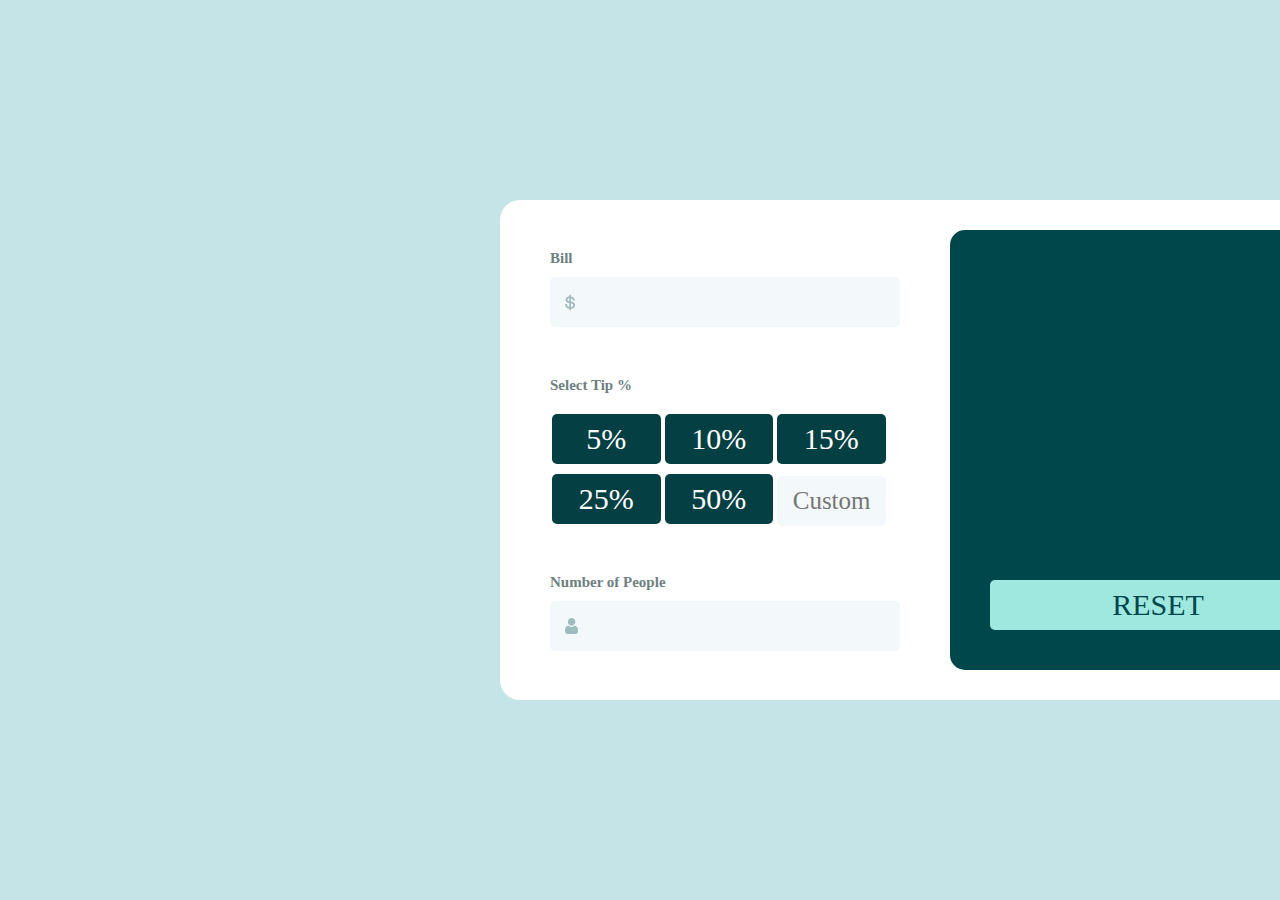
<file: Calculadora de gorjeta/index.html>
<!DOCTYPE html>
<html lang="en">
<head>
    <link rel = "preconnect" href = "https://fonts.googleapis.com">
    <link rel = "preconnect" href = "https://fonts.gstatic.com" crossorigin>
    <link href = "https: //fonts.googleapis.com/css2? family = Ubuntu + Mono: wght @ 700 & display = swap "rel =" stylesheet ">
    <link rel="stylesheet" href="css/style.css">
    <meta charset="UTF-8">
    <meta http-equiv="X-UA-Compatible" content="IE=edge">
    <meta name="viewport" content="width=device-width, initial-scale=1.0">
    <title>Document</title>
</head>
<body>
    <div class="box">
        <div class="dados">
            <div class="bill">
                <h2>Bill</h2>
                <input type="text">
            </div>
            <div class="select">
                <h2>Select Tip %</h2>
                <div class="butons">
                    <input type="button" value="5%">
                    <input type="button" value="10%">
                    <input type="button" value="15%">
                    <input type="button" value="25%">
                    <input type="button" value="50%">
                    <input type="text" placeholder="Custom">
                </div>
            </div>
            <div class="number">
                <h2>Number of People</h2>
                <input type="text">
            </div>
        </div>
        <div class="resultado">
            <input type="button" value="RESET"></div>
        <div class="clear"></div>
    </div>
</body>
</html>
</file>
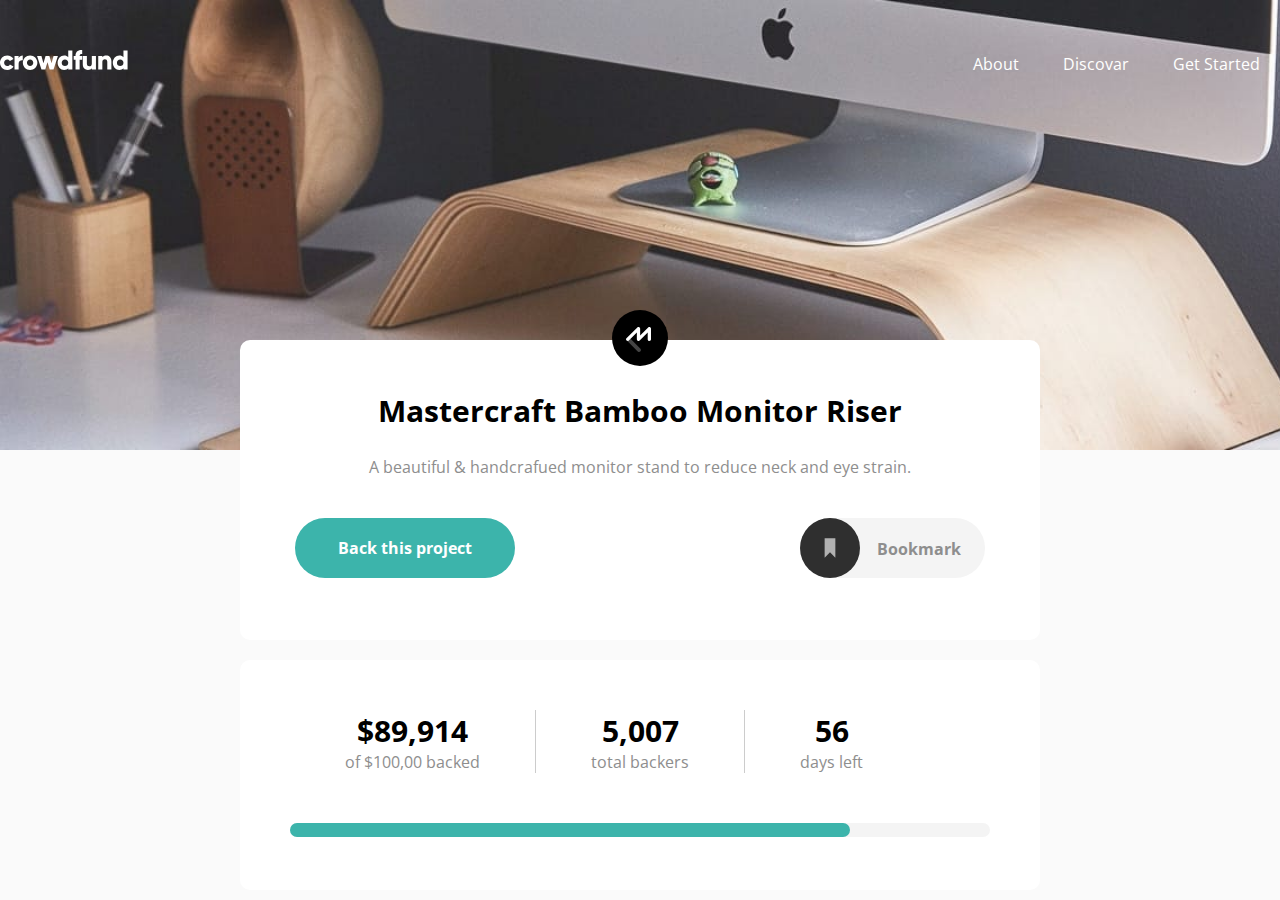
<file: Página de produto/index.html>
<!DOCTYPE html>
<html lang="en">
<head>
    <meta charset="UTF-8">
    <meta http-equiv="X-UA-Compatible" content="IE=edge">
    <meta name="viewport" content="width=device-width, initial-scale=1.0">
    <link rel="preconnect" href="https://fonts.googleapis.com"> 
    <link rel="preconnect" href="https://fonts.gstatic.com" crossorigin> 
    <link href="https://fonts.googleapis.com/css2?family=Open+Sans:wght@300;400;700&display=swap" rel="stylesheet">
    <link rel="stylesheet" href="./css/style.css">
    <title>Document</title>
</head>
<body>
    <header>
        <div class="container">
            <img src="./images/logo.svg" alt="" class="logo">
            <nav>
                <ul>
                    <li><a href="">About</a></li>
                    <li><a href="">Discovar</a></li>
                    <li><a href="">Get Started</a></li>
                </ul>
            </nav>
            <div class="clear"></div><!--clear-->
        </div><!--container-->
    </header>

    <section>
        <img src="./images/logo-mastercraft.svg" alt="" class="logo2">
        <div class="box1">
            <h2>Mastercraft Bamboo Monitor Riser</h2>
            <p>A beautiful & handcrafued monitor stand to reduce neck and eye strain.</p>
            <div class="btn1">Back this project</div>
            <div class="btn2"><img src="./images/icon-bookmark.svg" alt=""><p> Bookmark</p></div>
        </div>
    </section>

    <div class="suppot">
        <div class="box-thanks">
            <img src="./images/icon-check.svg" alt="">
            <h2>Thanks for your support</h2>
            <p>your pledge brings us one step closer to sharing Mastercraft Bamboo Monitor Riser
                worldwide. You will get an email once our campaign is completed.
            </p>
            <div class="btn">Got it!</div>
        </div>
        <div class="bg"></div>
    </div>

    <section>
        <div class="box2">
            <div class="resultados">
                <div class="box-single">
                    <h2>$89,914</h2>
                    <p>of $100,00 backed</p>
                </div>
                <div class="box-single">
                    <h2>5,007</h2>
                    <p>total backers</p>
                </div>
                <div class="box-single">
                    <h2>56</h2>
                    <p>days left</p>
                </div>
            </div><!--resultados-->
            <div class="barra">
                <div class="preenchimento"></div><!--preenchimento-->
            </div><!--barra-->
        </div><!--box2-->
    </section>
    
</body>
</html>	
<i class="glyphicon glyphicon-cloud"></i>
<i class="fas fa-bookmark"></i>
</file>
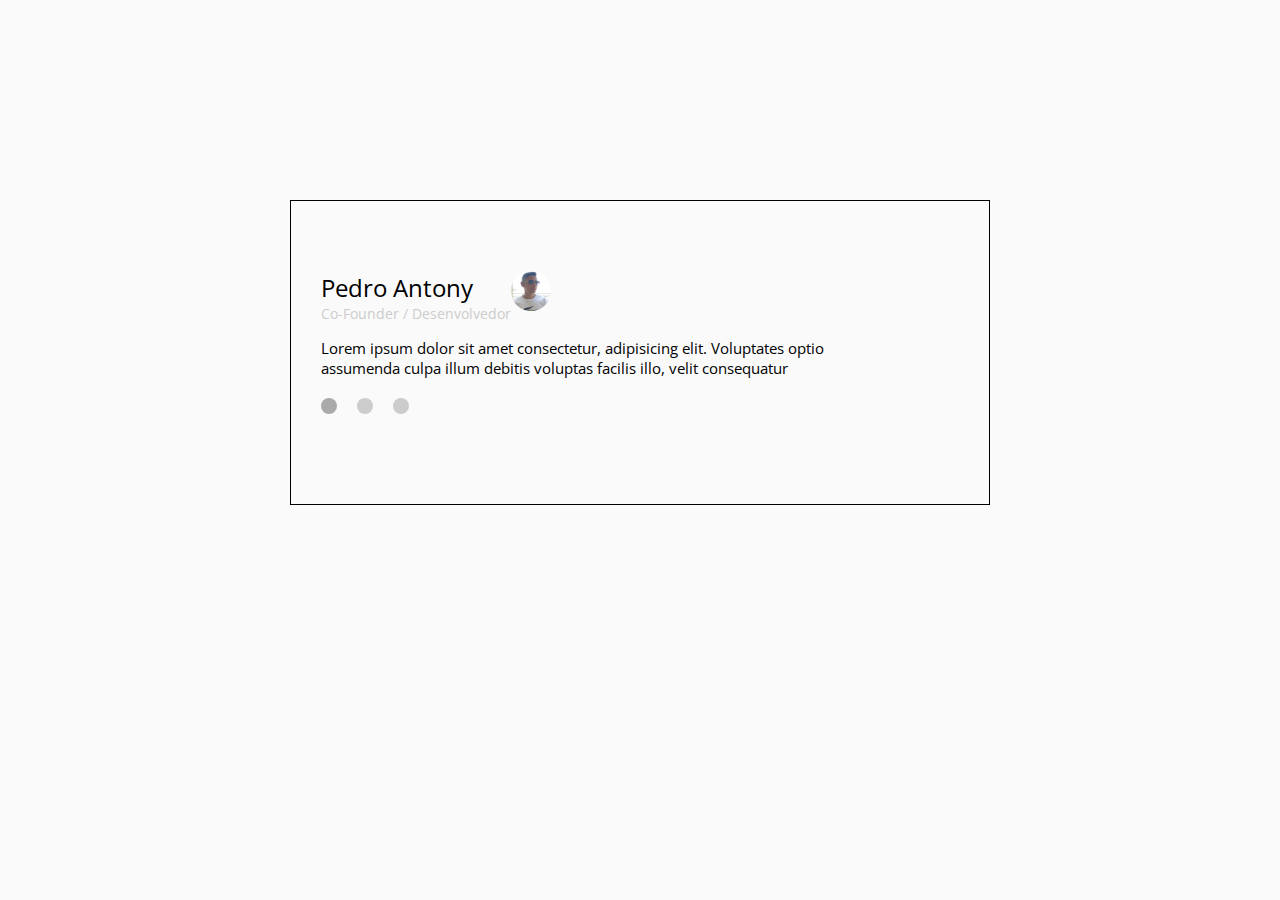
<file: Slider/index.html>
<!DOCTYPE html>
<html lang="en">
<head>
    <meta charset="UTF-8">
    <meta http-equiv="X-UA-Compatible" content="IE=edge">
    <meta name="viewport" content="width=device-width, initial-scale=1.0">
    <link rel="preconnect" href="https://fonts.googleapis.com"> 
    <link rel="preconnect" href="https://fonts.gstatic.com" crossorigin> 
    <link href="https://fonts.googleapis.com/css2?family=Open+Sans:wght@300;400;700&display=swap" rel="stylesheet">
    <link rel="stylesheet" href="./css/style.css">
    <title>Document</title>
</head>
<body>
    <div class="parte2">
        <div class="scrollEquipe">
            <div class="scrollWraper">
                <div class="sobre-autor">
                    <div class="titulo-autor">
                        <div class="wraper-titulo-autor">
                            <h2>Pedro Antony</h2>
                            <p>Co-Founder / Desenvolvedor</p>
                        </div><!--wraper-titulo-autor-->
                        <div class="img-autor"></div><!--img-autor-->
                    </div><!--titulo-autor-->
                    <div class="texto-autor">
                        <p>Lorem ipsum dolor sit amet consectetur, adipisicing elit. Voluptates optio assumenda culpa illum debitis voluptas facilis illo, velit consequatur </p>
                    </div><!--texto-autor-->
                </div><!--Sobre-autor-->

                <div class="sobre-autor">
                    <div class="titulo-autor">
                        <div class="wraper-titulo-autor">
                            <h2>Pedro Antony</h2>
                            <p>Co-Founder / Desenvolvedor</p>
                        </div><!--wraper-titulo-autor-->
                        <div class="img-autor"></div><!--img-autor-->
                    </div><!--titulo-autor-->
                    <div class="texto-autor">
                        <p>Lorem ipsum dolor sit amet consectetur, adipisicing elit. Voluptates optio assumenda culpa illum debitis voluptas facilis illo, velit consequatur </p>
                    </div><!--texto-autor-->
                </div><!--Sobre-autor-->

                <div class="sobre-autor">
                    <div class="titulo-autor">
                        <div class="wraper-titulo-autor">
                            <h2>Pedro Antony</h2>
                            <p>Co-Founder / Desenvolvedor</p>
                        </div><!--wraper-titulo-autor-->
                        <div class="img-autor"></div><!--img-autor-->
                    </div><!--titulo-autor-->
                    <div class="texto-autor">
                        <p>Lorem ipsum dolor sit amet consectetur, adipisicing elit. Voluptates optio assumenda culpa illum debitis voluptas facilis illo, velit consequatur </p>
                    </div><!--texto-autor-->
                </div><!--Sobre-autor-->
            </div><!--scrollWraper-->
        </div><!--scrollEquipe-->
        <div class="slider-bullets">
        </div><!--slider-bullets-->
        <div class="clear"></div>
    </div><!--parte2-->
    
    <script src="./js/jquery.js"></script>
    <script src="./js/sliderEquipe.js"></script>
</body>
</html>
</file>
<file: Calculadora de gorjeta/css/style.css>
*{
    margin: 0;
    padding: 0;
    box-sizing: border-box;
    font-family: 'Ubuntu Mono';
}

html,body{
    height: 100%;
    background-color: #c5e4e7;
}

.clear{
    clear: both;
}

.box{
    position: absolute;
    top: 200px;
    left: 500px;
    padding: 30px;
    background-color: white;
    height: 500px;
    width: 900px;
    border-radius: 20px;
}


.dados{
    padding: 20px 50px 20px 20px;
    height: 100%;
    float: left;
    width: 50%;
}

.resultado{
    padding: 40px;
    position: relative;
    height: 100%;
    float: left;
    width: 50%;
    background-color: #00474b;
    border-radius: 15px;
}

.dados .bill h2{
    font-size: 15px;
    color: #6d7f7f;
}

.dados .bill input{
    background-image: url(../img/icon-dollar.svg);
    background-repeat: no-repeat;
    background-position: 15px;
    padding: 0 15px;
    color: #043f43;
    font-size: 30px;
    border-radius: 5px;
    height: 50px;
    text-align: right;
    border: none;
    background-color: #f3f8fb;
    margin-top: 10px;
    width: 100%;
}

.dados .bill input:focus{
    outline: none;
    border: solid 2px #58a59b;
}

.dados .select{
    margin-top: 50px;
}

.dados .select h2{
    font-size: 15px;
    color: #6d7f7f;
}

.dados .select .butons{
    margin-left: 2px;
    margin-top: 10px;
    width: 100%;
    height: 150px;
}

.select .butons input{
    cursor: pointer;
    margin-top: 10px;
    width: 31%;
    color: white;
    height: 50px;
    border: none;
    background-color: #043f43;
    font-size: 30px;
    border-radius: 5px;
}

.select .butons input:last-child{
    padding: 0 15px;
    color: #043f43;
    font-size: 25px;
    border-radius: 5px;
    height: 50px;
    text-align: right;
    border: none;
    background-color: #f3f8fb;
}

.select .butons input:focus{
    outline: none;
    background-color: #9fe8df;
    color: #043f43;
}


.select .butons input:last-child:focus{
    border: solid 2px #58a59b;
    background-color: #f3f8fb;
}

.dados .number{
    margin-top: 20px;
}

.dados .number h2{
    font-size: 15px;
    color: #6d7f7f;
}

.dados .number input{
    background-image: url(../img/icon-person.svg);
    background-repeat: no-repeat;
    background-position: 15px;
    padding: 0 15px;
    color: #043f43;
    font-size: 30px;
    border-radius: 5px;
    height: 50px;
    text-align: right;
    border: none;
    background-color: #f3f8fb;
    margin-top: 10px;
    width: 100%;
}

.dados .number input:focus{
    outline: none;
    border: solid 2px #58a59b;
}

.resultado input{
    height: 50px;
    border: none;
    background-color: #9fe8df;
    color: #00474b;
    position: absolute;
    bottom: 40px;
    width: 80%;
    border-radius: 5px;
    font-size: 30px;
}
</file>
<file: Página de produto/css/style.css>
*{
    margin: 0;
    padding: 0;
    box-sizing: border-box;
    font-family:  'Open Sans', sans-serif;;
}

html body{
    height: 100%;
    background-color: #fafafa;
}

.container{
    width: 100%;
    max-width: 1280px;
    margin: 0 auto;
}

.clear{
    clear: both;
}

header{
    position: relative;
    width: 100%;
    height: 450px;
    background-image: url(../images/image-hero-desktop.jpg);
    background-repeat: no-repeat;
    background-size: cover;
}

header .logo{
    padding-top: 50px;
    float: left;
}

header nav{
    padding-top: 50px;
    margin-top: 3px;
    float: right;
}

header ul li{
    margin: 0 20px;
    display: inline-block;
}

header ul li a{
    font-weight: 400;
    color: white;
    text-decoration: none;
}

.logo2{
    left: 50%;
    transform: translateX(-50%);
    top: 310px;
    z-index: 2;
    position: absolute;
}

.box1{
    padding: 50px 55px 0 55px;
    text-align: center;
    position: absolute;
    z-index: 1;
    width: 100%;
    max-width: 800px;
    height: 300px;
    background-color: white;
    left: 50%;
    transform: translateX(-50%);
    top: 340px;
    border-radius: 10px;
}

.box1 h2{
    font-size: 30px;
}

.box1 p{
    margin-top: 25px;
    color: #8e8e8e;
}

.box1 .btn1{
    margin-top: 40px;
    font-weight: 700;
    width: 220px;
    color: white;
    background-color: #3cb4ab;
    line-height: 60px;
    float: left;
    cursor: pointer;
    border-radius: 30px;
}

.box1 .btn1:hover{
    background-color: #137b74;
}

.box1 .btn2{
    position: relative;
    margin-top: 40px;
    width: 185px;
    background-color: #f4f4f4;
    float: right;
    cursor: pointer;
    border-radius: 30px;
    height: 60px;
}

.box1 .btn2 img{
    width: 60px;
    height: 60px;
    position: absolute;
    top: 0;
    left: 0;
}


.box1 .btn2 p{
    position: absolute;
    top: -5px;
    left: 77px;
    display: inline-block;
    font-weight: 700;
}

.suppot{
    display: none;
    position: relative;
    width: 100%;
    height: 100%;
}

.suppot .box-thanks{
    padding: 0 55px 0 55px;
    position: absolute;
    top: -200px;
    left: 0;
    width: 100%;
    max-width: 600px;
    height: 450px;
    z-index: 6;
    left: 50%;
    transform: translateX(-50%);
    background-color: white;
    border-radius: 10px;
    text-align: center;
}

.suppot .box-thanks img{
    margin-top: 40px;
}

.suppot .box-thanks h2{
    margin-top: 50px;
    font-size: 30px;
}

.suppot .box-thanks .btn{
    font-weight: 700;
    width: 130px;
    color: white;
    background-color: #3cb4ab;
    line-height: 60px;
    cursor: pointer;
    border-radius: 30px;
    margin: 40px auto 0 auto;
}

.suppot .box-thanks .btn:hover{
    background-color: #137b74;
}
 
.suppot .box-thanks p{
    margin-top: 25px;
    color: #8e8e8e;
}

.suppot .bg{
    position: absolute;
    top: -450px;
    left: 0;
    width: 100%;
    height: 1000px;
    z-index: 5;
    background-color: rgba(0, 0, 0, 0.4);
}

.box2{
    padding: 50px 50px 0 50px;
    position: absolute;
    z-index: 1;
    width: 100%;
    max-width: 800px;
    height: 230px;
    background-color: white;
    left: 50%;
    transform: translateX(-50%);
    top: 660px;
    border-radius: 10px;
}

.box2 .resultados{
    display: flex;
}

.box2 .box-single{
    text-align: center;
    padding: 0 55px;
    border-right: 1px solid #ccc;
}

.box2 .box-single:last-child{
    border-right: none;
}

.box2 .box-single h2{
    font-size: 30px;
}

.box2 .box-single p{
    color: #8e8e8e;
}

.box2 .barra{
    width: 100%;
    height: 14px;
    margin-top: 50px;
    background-color: #f4f4f4;
    border-radius: 7px;
    position: relative;
}

.box2 .barra .preenchimento{
    width: 80%;
    height: 14px;
    border-radius: 7px;
    background-color: #3cb4ab;
    position: absolute;
    z-index: 1;
    top: 0;
    left: 0;
}
</file>
<file: Slider/css/style.css>
*{
    margin: 0;
    padding: 0;
    box-sizing: border-box;
    font-family:  'Open Sans', sans-serif;;
}

html body{
    height: 100%;
    background-color: #fafafa;
}

.container{
    width: 100%;
    max-width: 1280px;
    margin: 0 auto;
}

.clear{
    clear: both;
}


.parte2{
    float: left;
    max-width: 700px;
    width: 100%;
    padding: 70px 0 90px 0;
    position: absolute;
    top: 200px;
    left: 50%;
    transform: translateX(-50%);
    border: 1px solid;
}

.scrollEquipe{
    max-width: 600px;
    padding-left: 30px;
    overflow: hidden;
}

.scrollWraper{
    width: 100%;
}

.sobre-autor{
    float: left;
    width: 100%;
}

.wraper-titulo-autor{
    float: left;
}

.wraper-titulo-autor h2{
    font-weight: normal;
}

.wraper-titulo-autor p{
    font-size: 14px;
    color: #ccc;
}

.img-autor{
    width: 40px;
    height: 40px;
    background-image: url(../images/WhatsApp\ Image\ 2021-12-25\ at\ 22.34.54.jpeg);
    background-size: contain;
    border-radius: 20px;
    float: left;
}

.texto-autor{
    margin-top: 15px;
    float: left;
}

.texto-autor p{
    font-size: 15px;
}

.slider-bullets{
    margin-top: 20px;
    margin-left: 20px;
}

.slider-bullets span{
    float: left;
    border-radius: 8px;
    cursor: pointer;
    margin: 0 10px;
    width: 16px;
    height: 16px;
    background-color: #ccc;
}
</file>
